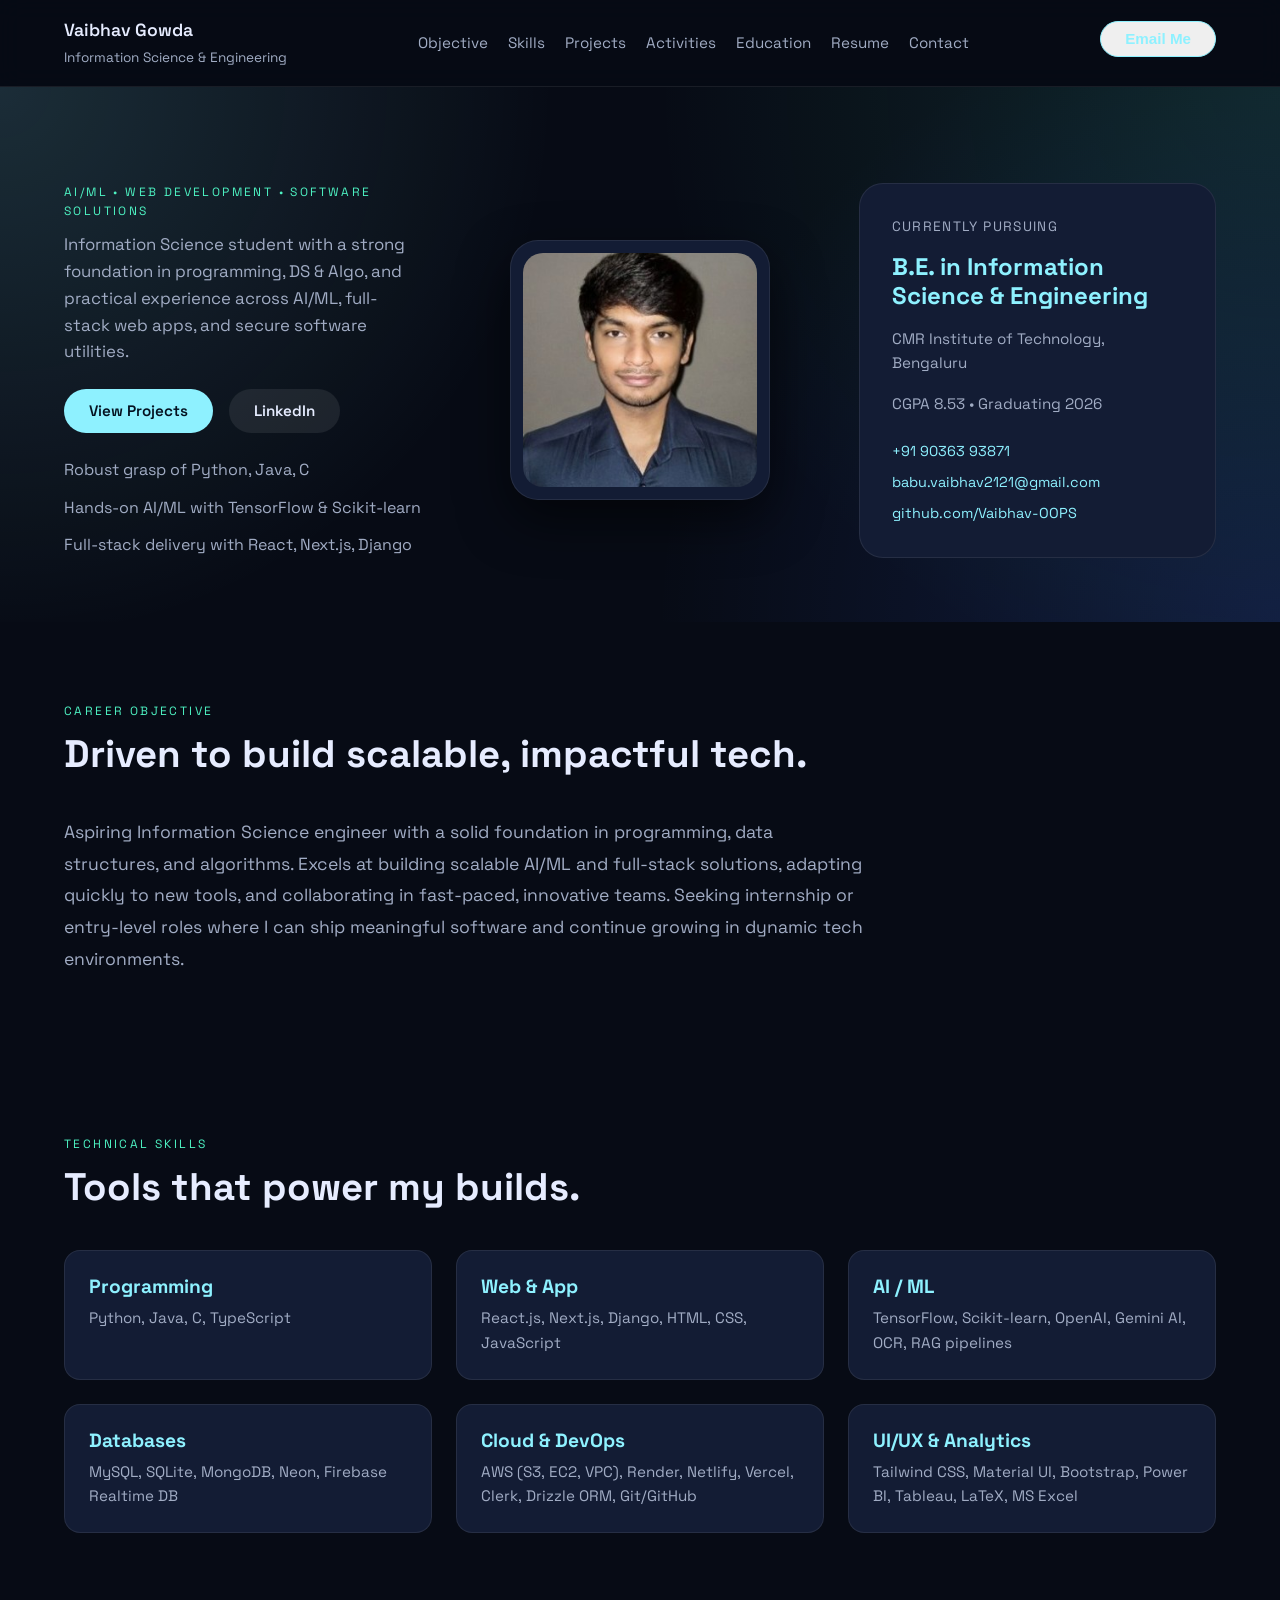
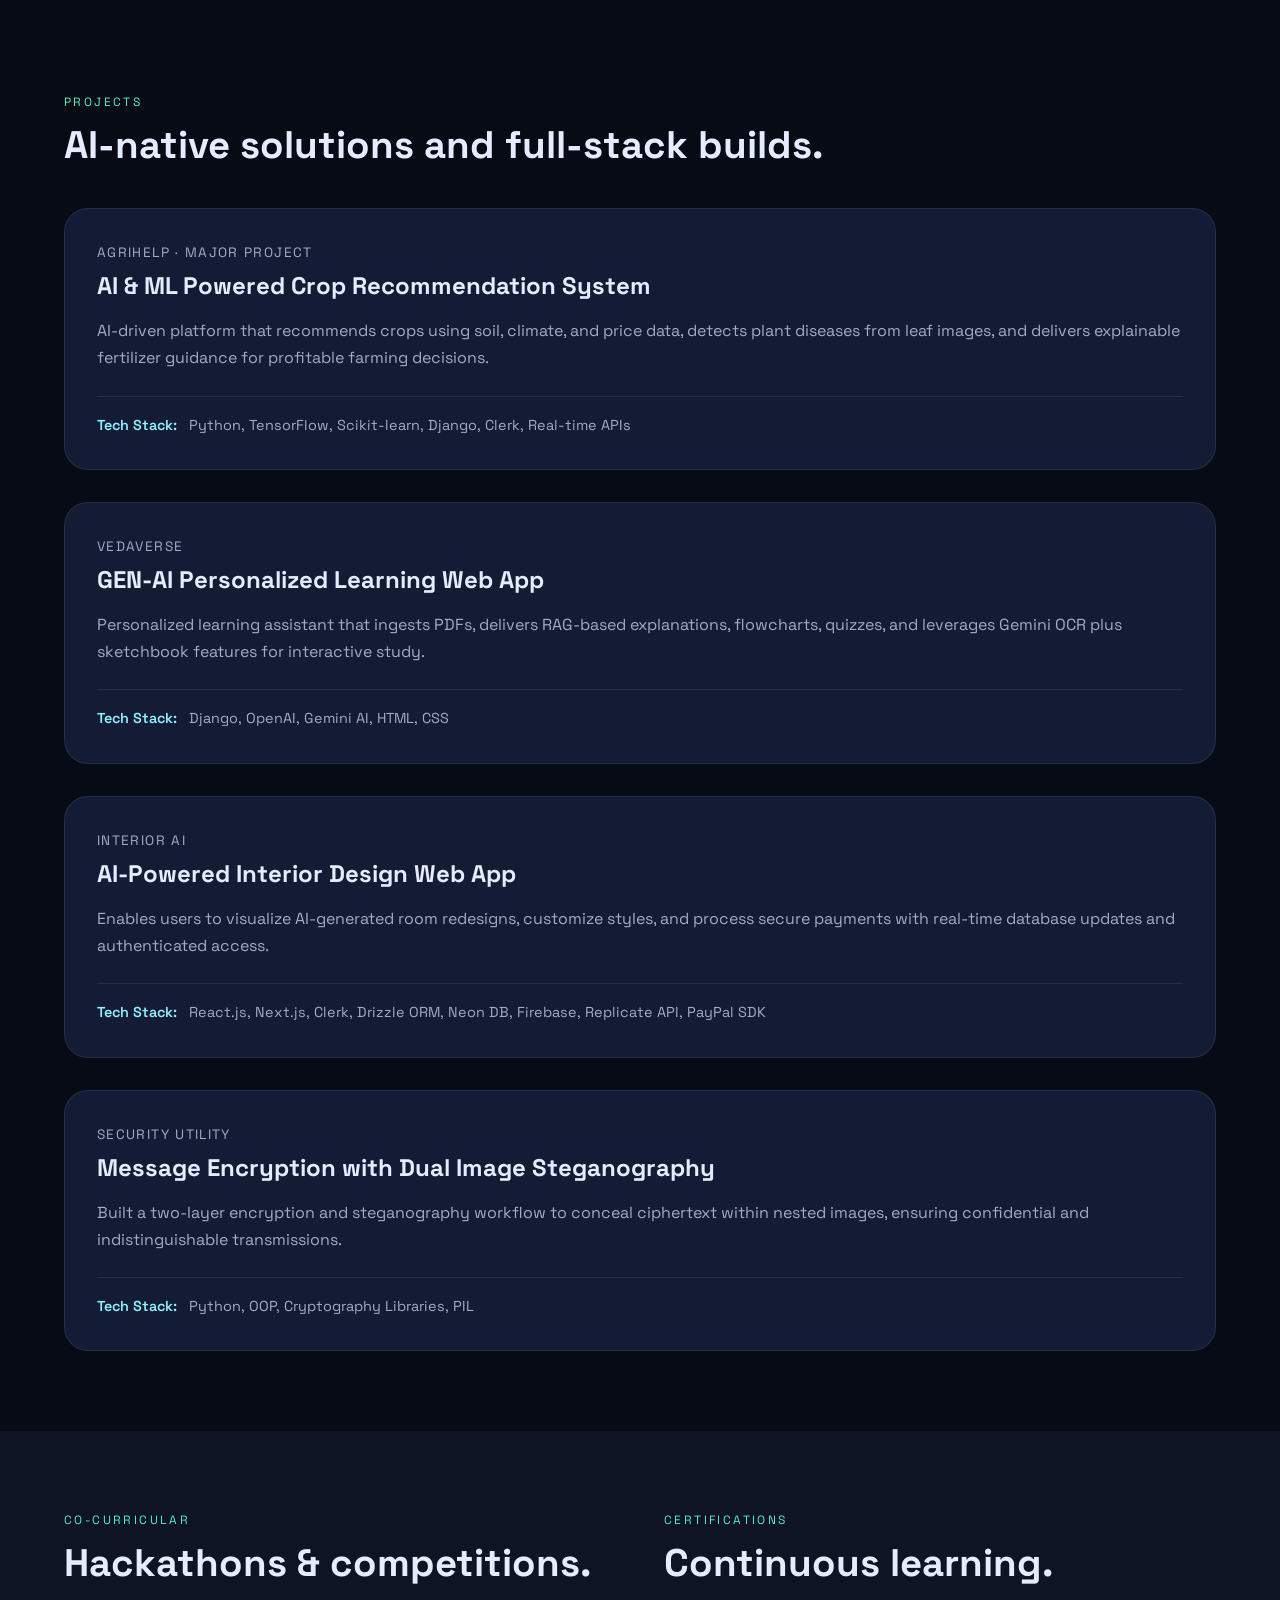
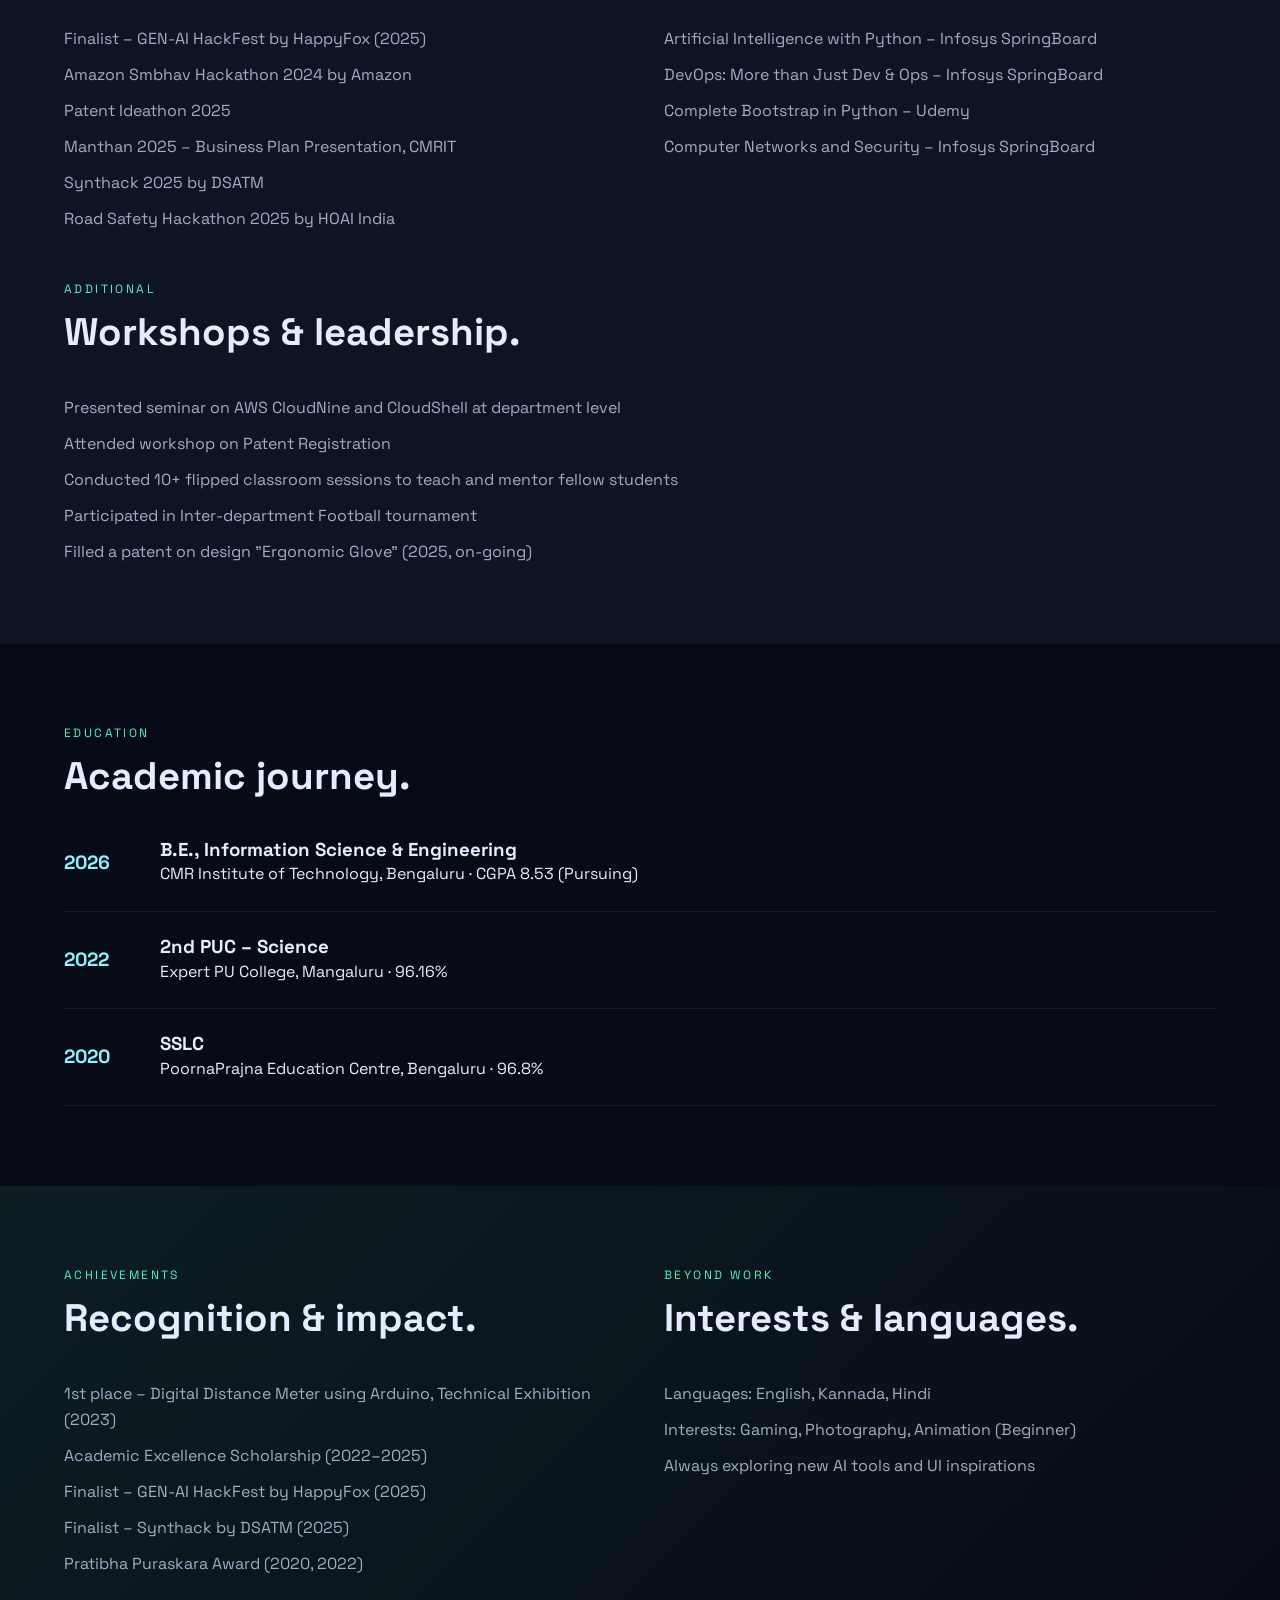
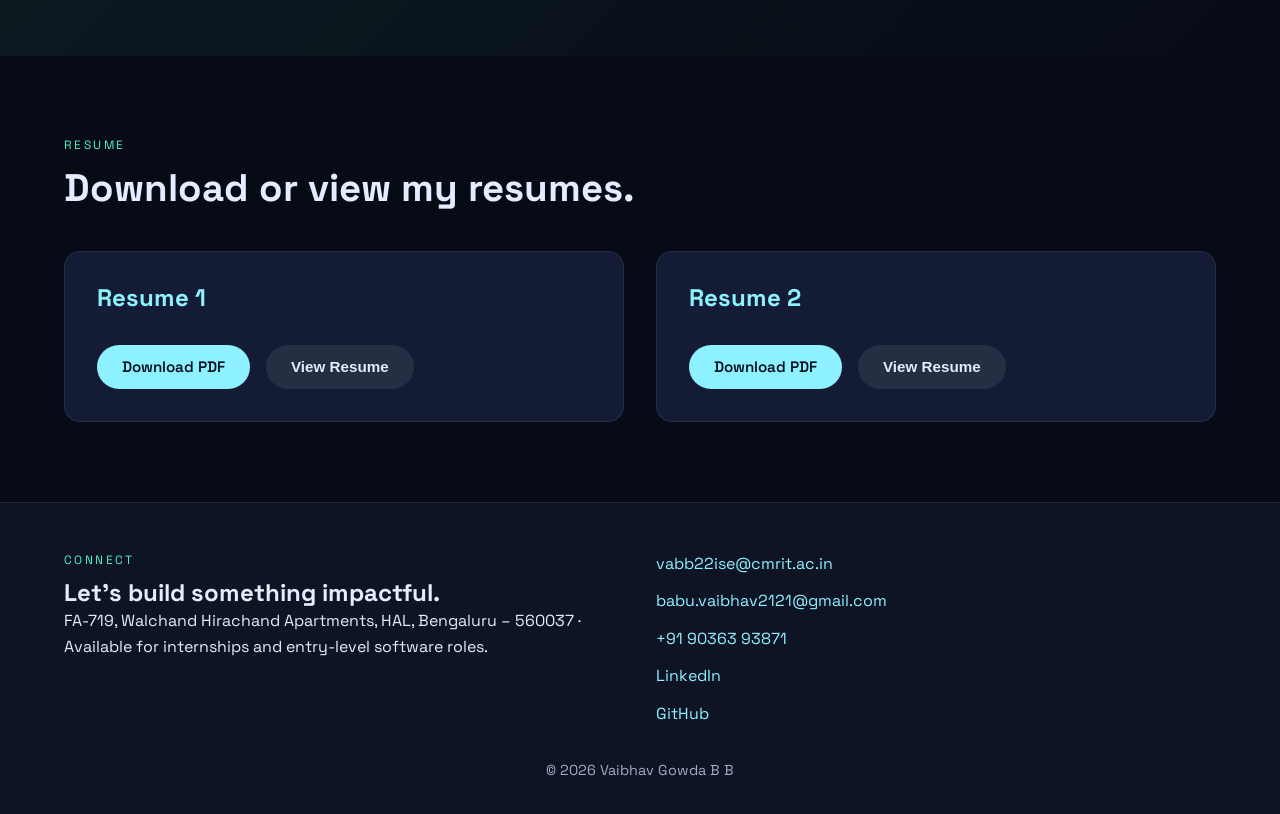
<file: index.html>
<!DOCTYPE html>
<html lang="en">
  <head>
    <meta charset="UTF-8" />
    <meta name="viewport" content="width=device-width, initial-scale=1.0" />
    <meta
      name="description"
      content="Portfolio of Vaibhav Gowda B B – Information Science & Engineering student specializing in AI/ML, web development, and software solutions."
    />
    <title>Vaibhav Gowda | Information Science & Engineering</title>
    <link rel="preconnect" href="https://fonts.googleapis.com" />
    <link rel="preconnect" href="https://fonts.gstatic.com" crossorigin />
    <link
      href="https://fonts.googleapis.com/css2?family=Space+Grotesk:wght@400;500;600;700&display=swap"
      rel="stylesheet"
    />
    <link rel="stylesheet" href="./styles.css" />
  </head>
  <body>
    <header class="site-header" id="home">
      <div class="container nav-container">
        <div class="brand">
          <p>Vaibhav Gowda</p>
          <span>Information Science & Engineering</span>
        </div>
        <nav class="nav" aria-label="Primary">
          <button class="nav-toggle" aria-expanded="false" aria-label="Toggle navigation">
            <span></span><span></span><span></span>
          </button>
          <ul class="nav-links">
            <li><a href="#objective">Objective</a></li>
            <li><a href="#skills">Skills</a></li>
            <li><a href="#projects">Projects</a></li>
            <li><a href="#activities">Activities</a></li>
            <li><a href="#education">Education</a></li>
            <li><a href="#resume">Resume</a></li>
            <li><a href="#contact">Contact</a></li>
          </ul>
        </nav>
        <div class="email-cta">
          <button class="btn btn-outline" id="emailBtn" data-email="vabb22ise@cmrit.ac.in">Email Me</button>
          <p id="emailReveal" class="email-reveal" aria-live="polite"></p>
        </div>
      </div>
    </header>

    <main>
      <section class="hero">
        <div class="container hero-grid">
          <div class="hero-copy">
            <p class="eyebrow">AI/ML • Web Development • Software Solutions</p>
            <p class="lead">
              Information Science student with a strong foundation in programming, DS & Algo,
              and practical experience across AI/ML, full-stack web apps, and secure software
              utilities.
            </p>
            <div class="hero-actions">
              <a class="btn btn-primary" href="#projects">View Projects</a>
              <a class="btn btn-secondary" href="https://www.linkedin.com/in/vaibhav-gowda-b-b-5542a130a" target="_blank" rel="noreferrer"
                >LinkedIn</a
              >
            </div>
            <ul class="hero-highlights">
              <li>Robust grasp of Python, Java, C</li>
              <li>Hands-on AI/ML with TensorFlow & Scikit-learn</li>
              <li>Full-stack delivery with React, Next.js, Django</li>
            </ul>
          </div>
          <div class="hero-photo">
            <img src="./assets/profile.jpg" alt="Vaibhav Gowda" loading="lazy" />
          </div>
          <aside class="info-card">
            <p class="info-label">Currently pursuing</p>
            <h2>B.E. in Information Science & Engineering</h2>
            <p class="info-detail">CMR Institute of Technology, Bengaluru</p>
            <p class="info-detail">CGPA 8.53 • Graduating 2026</p>
            <div class="contact-list">
              <a href="tel:+919036393871">+91 90363 93871</a>
              <a href="mailto:babu.vaibhav2121@gmail.com">babu.vaibhav2121@gmail.com</a>
              <a href="https://github.com/Vaibhav-OOPS" target="_blank" rel="noreferrer">github.com/Vaibhav-OOPS</a>
            </div>
          </aside>
        </div>
      </section>

      <section class="section" id="objective">
        <div class="container">
          <div class="section-header">
            <p class="eyebrow">Career Objective</p>
            <h2>Driven to build scalable, impactful tech.</h2>
          </div>
          <p class="section-text">
            Aspiring Information Science engineer with a solid foundation in programming, data
            structures, and algorithms. Excels at building scalable AI/ML and full-stack solutions,
            adapting quickly to new tools, and collaborating in fast-paced, innovative teams. Seeking
            internship or entry-level roles where I can ship meaningful software and continue growing
            in dynamic tech environments.
          </p>
        </div>
      </section>

      <section class="section" id="skills">
        <div class="container">
          <div class="section-header">
            <p class="eyebrow">Technical Skills</p>
            <h2>Tools that power my builds.</h2>
          </div>
          <div class="skill-grid">
            <article>
              <h3>Programming</h3>
              <p>Python, Java, C, TypeScript</p>
            </article>
            <article>
              <h3>Web & App</h3>
              <p>React.js, Next.js, Django, HTML, CSS, JavaScript</p>
            </article>
            <article>
              <h3>AI / ML</h3>
              <p>TensorFlow, Scikit-learn, OpenAI, Gemini AI, OCR, RAG pipelines</p>
            </article>
            <article>
              <h3>Databases</h3>
              <p>MySQL, SQLite, MongoDB, Neon, Firebase Realtime DB</p>
            </article>
            <article>
              <h3>Cloud & DevOps</h3>
              <p>AWS (S3, EC2, VPC), Render, Netlify, Vercel, Clerk, Drizzle ORM, Git/GitHub</p>
            </article>
            <article>
              <h3>UI/UX & Analytics</h3>
              <p>Tailwind CSS, Material UI, Bootstrap, Power BI, Tableau, LaTeX, MS Excel</p>
            </article>
          </div>
        </div>
      </section>

      <section class="section" id="projects">
        <div class="container">
          <div class="section-header">
            <p class="eyebrow">Projects</p>
            <h2>AI-native solutions and full-stack builds.</h2>
          </div>
          <div class="project-grid">
            <article class="project-card">
              <div>
                <p class="tag">AgriHelp · Major Project</p>
                <h3>AI & ML Powered Crop Recommendation System</h3>
                <p>
                  AI-driven platform that recommends crops using soil, climate, and price data,
                  detects plant diseases from leaf images, and delivers explainable fertilizer
                  guidance for profitable farming decisions.
                </p>
              </div>
              <p class="stack">
                <span>Tech Stack:</span> Python, TensorFlow, Scikit-learn, Django, Clerk, Real-time
                APIs
              </p>
            </article>
            <article class="project-card">
              <div>
                <p class="tag">VedaVerse</p>
                <h3>GEN-AI Personalized Learning Web App</h3>
                <p>
                  Personalized learning assistant that ingests PDFs, delivers RAG-based
                  explanations, flowcharts, quizzes, and leverages Gemini OCR plus sketchbook
                  features for interactive study.
                </p>
              </div>
              <p class="stack">
                <span>Tech Stack:</span> Django, OpenAI, Gemini AI, HTML, CSS
              </p>
            </article>
            <article class="project-card">
              <div>
                <p class="tag">Interior AI</p>
                <h3>AI-Powered Interior Design Web App</h3>
                <p>
                  Enables users to visualize AI-generated room redesigns, customize styles, and
                  process secure payments with real-time database updates and authenticated access.
                </p>
              </div>
              <p class="stack">
                <span>Tech Stack:</span> React.js, Next.js, Clerk, Drizzle ORM, Neon DB, Firebase,
                Replicate API, PayPal SDK
              </p>
            </article>
            <article class="project-card">
              <div>
                <p class="tag">Security Utility</p>
                <h3>Message Encryption with Dual Image Steganography</h3>
                <p>
                  Built a two-layer encryption and steganography workflow to conceal ciphertext
                  within nested images, ensuring confidential and indistinguishable transmissions.
                </p>
              </div>
              <p class="stack">
                <span>Tech Stack:</span> Python, OOP, Cryptography Libraries, PIL
              </p>
            </article>
          </div>
        </div>
      </section>

      <section class="section section-alt" id="activities">
        <div class="container split-layout">
          <div>
            <div class="section-header">
              <p class="eyebrow">Co-Curricular</p>
              <h2>Hackathons & competitions.</h2>
            </div>
            <ul class="item-list">
              <li>Finalist – GEN-AI HackFest by HappyFox (2025)</li>
              <li>Amazon Smbhav Hackathon 2024 by Amazon</li>
              <li>Patent Ideathon 2025</li>
              <li>Manthan 2025 – Business Plan Presentation, CMRIT</li>
              <li>Synthack 2025 by DSATM</li>
              <li>Road Safety Hackathon 2025 by HOAI India</li>
            </ul>
          </div>
          <div>
            <div class="section-header">
              <p class="eyebrow">Certifications</p>
              <h2>Continuous learning.</h2>
            </div>
            <ul class="item-list">
              <li>Artificial Intelligence with Python – Infosys SpringBoard</li>
              <li>DevOps: More than Just Dev & Ops – Infosys SpringBoard</li>
              <li>Complete Bootstrap in Python – Udemy</li>
              <li>Computer Networks and Security – Infosys SpringBoard</li>
            </ul>
          </div>
        </div>
        <div class="container" style="margin-top: 3rem;">
          <div class="section-header">
            <p class="eyebrow">Additional</p>
            <h2>Workshops & leadership.</h2>
          </div>
          <ul class="item-list">
            <li>Presented seminar on AWS CloudNine and CloudShell at department level</li>
            <li>Attended workshop on Patent Registration</li>
            <li>Conducted 10+ flipped classroom sessions to teach and mentor fellow students</li>
            <li>Participated in Inter-department Football tournament</li>
            <li>Filled a patent on design "Ergonomic Glove" (2025, on-going)</li>
          </ul>
        </div>
      </section>

      <section class="section" id="education">
        <div class="container">
          <div class="section-header">
            <p class="eyebrow">Education</p>
            <h2>Academic journey.</h2>
          </div>
          <div class="timeline">
            <article class="timeline-item">
              <span class="timeline-year">2026</span>
              <div>
                <h3>B.E., Information Science & Engineering</h3>
                <p>CMR Institute of Technology, Bengaluru · CGPA 8.53 (Pursuing)</p>
              </div>
            </article>
            <article class="timeline-item">
              <span class="timeline-year">2022</span>
              <div>
                <h3>2nd PUC – Science</h3>
                <p>Expert PU College, Mangaluru · 96.16%</p>
              </div>
            </article>
            <article class="timeline-item">
              <span class="timeline-year">2020</span>
              <div>
                <h3>SSLC</h3>
                <p>PoornaPrajna Education Centre, Bengaluru · 96.8%</p>
              </div>
            </article>
          </div>
        </div>
      </section>

      <section class="section achievements" id="achievements">
        <div class="container split-layout">
          <div>
            <div class="section-header">
              <p class="eyebrow">Achievements</p>
              <h2>Recognition & impact.</h2>
            </div>
            <ul class="item-list">
              <li>1st place – Digital Distance Meter using Arduino, Technical Exhibition (2023)</li>
              <li>Academic Excellence Scholarship (2022–2025)</li>
              <li>Finalist – GEN-AI HackFest by HappyFox (2025)</li>
              <li>Finalist – Synthack by DSATM (2025)</li>
              <li>Pratibha Puraskara Award (2020, 2022)</li>
            </ul>
          </div>
          <div>
            <div class="section-header">
              <p class="eyebrow">Beyond work</p>
              <h2>Interests & languages.</h2>
            </div>
            <ul class="item-list">
              <li>Languages: English, Kannada, Hindi</li>
              <li>Interests: Gaming, Photography, Animation (Beginner)</li>
              <li>Always exploring new AI tools and UI inspirations</li>
            </ul>
          </div>
        </div>
      </section>

      <section class="section" id="resume">
        <div class="container">
          <div class="section-header">
            <p class="eyebrow">Resume</p>
            <h2>Download or view my resumes.</h2>
          </div>
          <div class="resume-grid">
            <div class="resume-card">
              <h3>Resume 1</h3>
              <div class="resume-actions">
                <a href="./assets/resume1.pdf" download="Vaibhav_Gowda_Resume_1.pdf" class="btn btn-primary">
                  Download PDF
                </a>
                <button class="btn btn-secondary view-resume-btn" data-resume="resume1">
                  View Resume
                </button>
              </div>
              <div class="resume-viewer" id="resumeViewer1" style="display: none;">
                <iframe src="./assets/resume1.pdf" frameborder="0" class="resume-iframe"></iframe>
              </div>
            </div>
            <div class="resume-card">
              <h3>Resume 2</h3>
              <div class="resume-actions">
                <a href="./assets/resume2.pdf" download="Vaibhav_Gowda_Resume_2.pdf" class="btn btn-primary">
                  Download PDF
                </a>
                <button class="btn btn-secondary view-resume-btn" data-resume="resume2">
                  View Resume
                </button>
              </div>
              <div class="resume-viewer" id="resumeViewer2" style="display: none;">
                <iframe src="./assets/resume2.pdf" frameborder="0" class="resume-iframe"></iframe>
              </div>
            </div>
          </div>
        </div>
      </section>
    </main>

    <footer class="site-footer" id="contact">
      <div class="container footer-grid">
        <div>
          <p class="eyebrow">Connect</p>
          <h2>Let's build something impactful.</h2>
          <p>
            FA-719, Walchand Hirachand Apartments, HAL, Bengaluru – 560037 · Available for
            internships and entry-level software roles.
          </p>
        </div>
        <div class="footer-links">
          <a href="mailto:vabb22ise@cmrit.ac.in">vabb22ise@cmrit.ac.in</a>
          <a href="mailto:babu.vaibhav2121@gmail.com">babu.vaibhav2121@gmail.com</a>
          <a href="tel:+919036393871">+91 90363 93871</a>
          <a href="https://www.linkedin.com/in/vaibhav-gowda-b-b-5542a130a" target="_blank" rel="noreferrer"
            >LinkedIn</a
          >
          <a href="https://github.com/Vaibhav-OOPS" target="_blank" rel="noreferrer">GitHub</a>
        </div>
      </div>
      <p class="footer-note">© <span id="currentYear"></span> Vaibhav Gowda B B</p>
    </footer>

    <button class="scroll-top" aria-label="Scroll to top">
      ↑
    </button>

    <script src="./script.js" defer></script>
  </body>
</html>
</file>
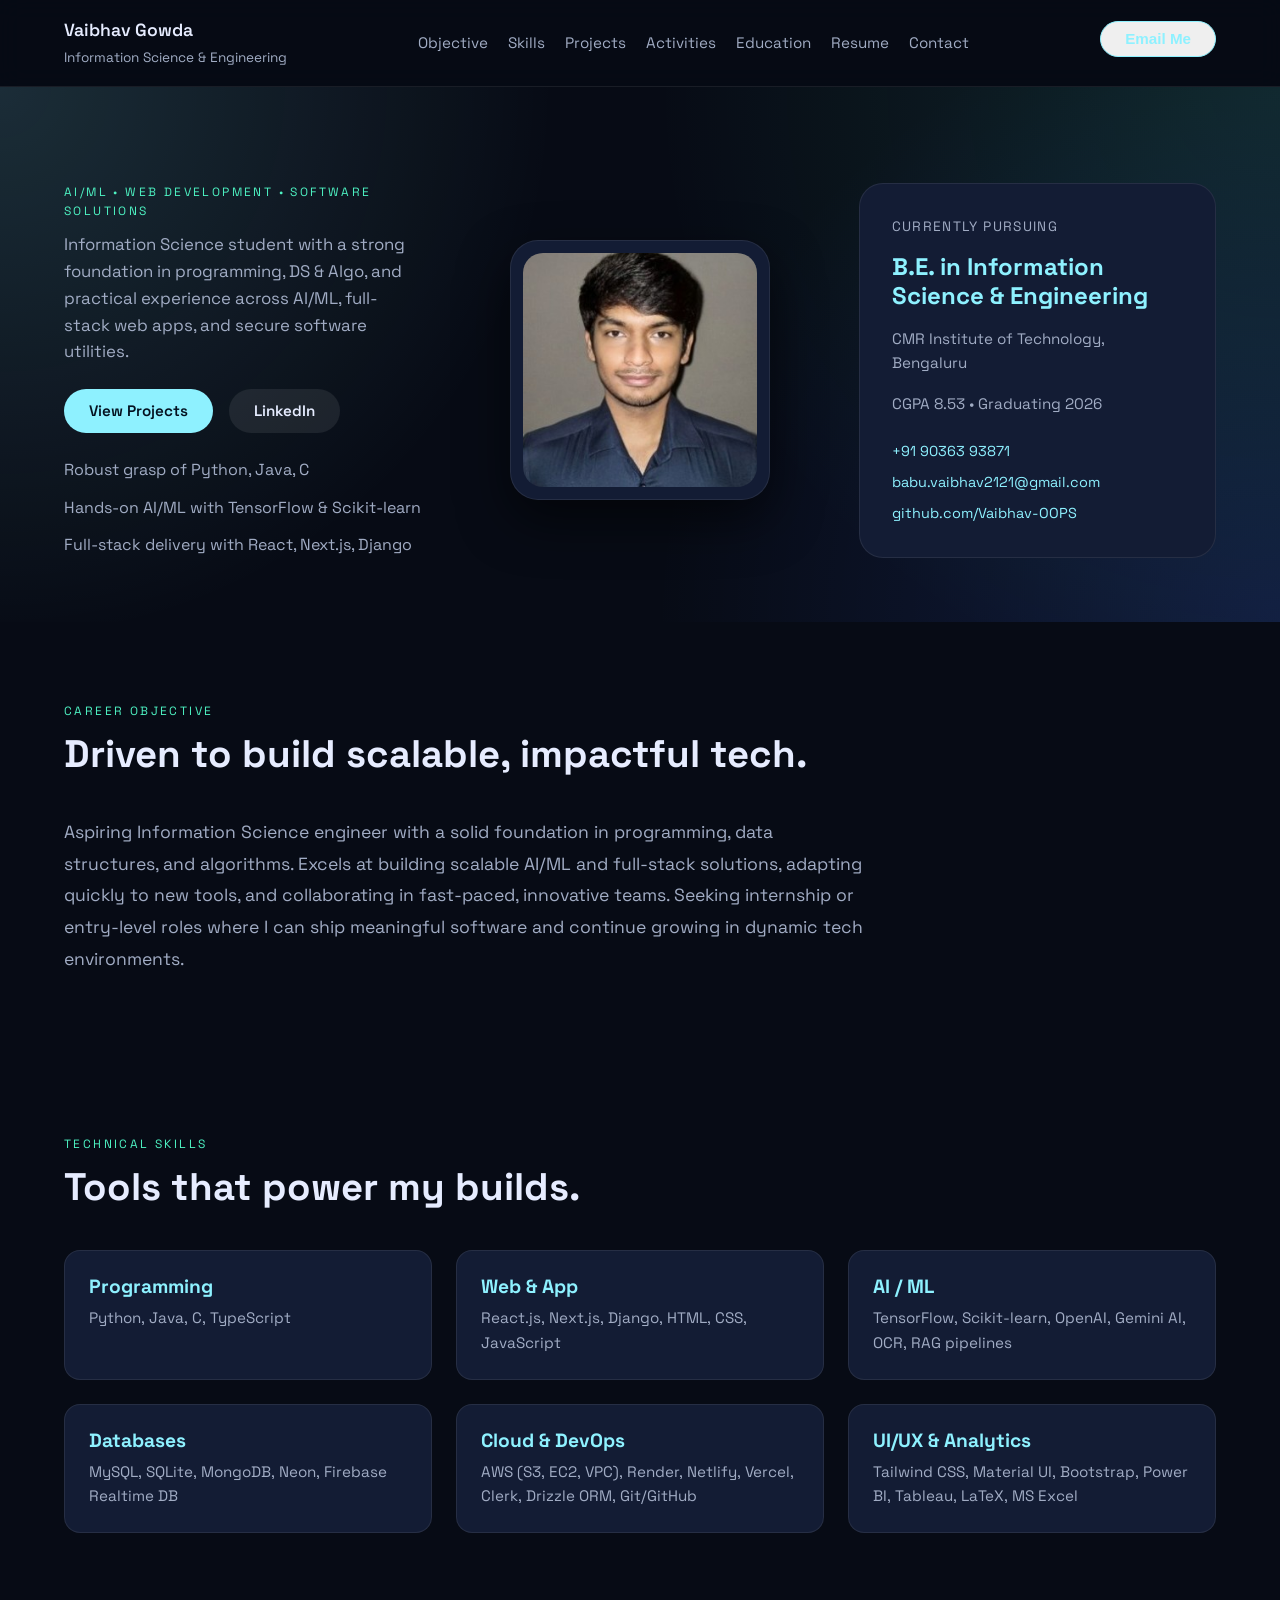
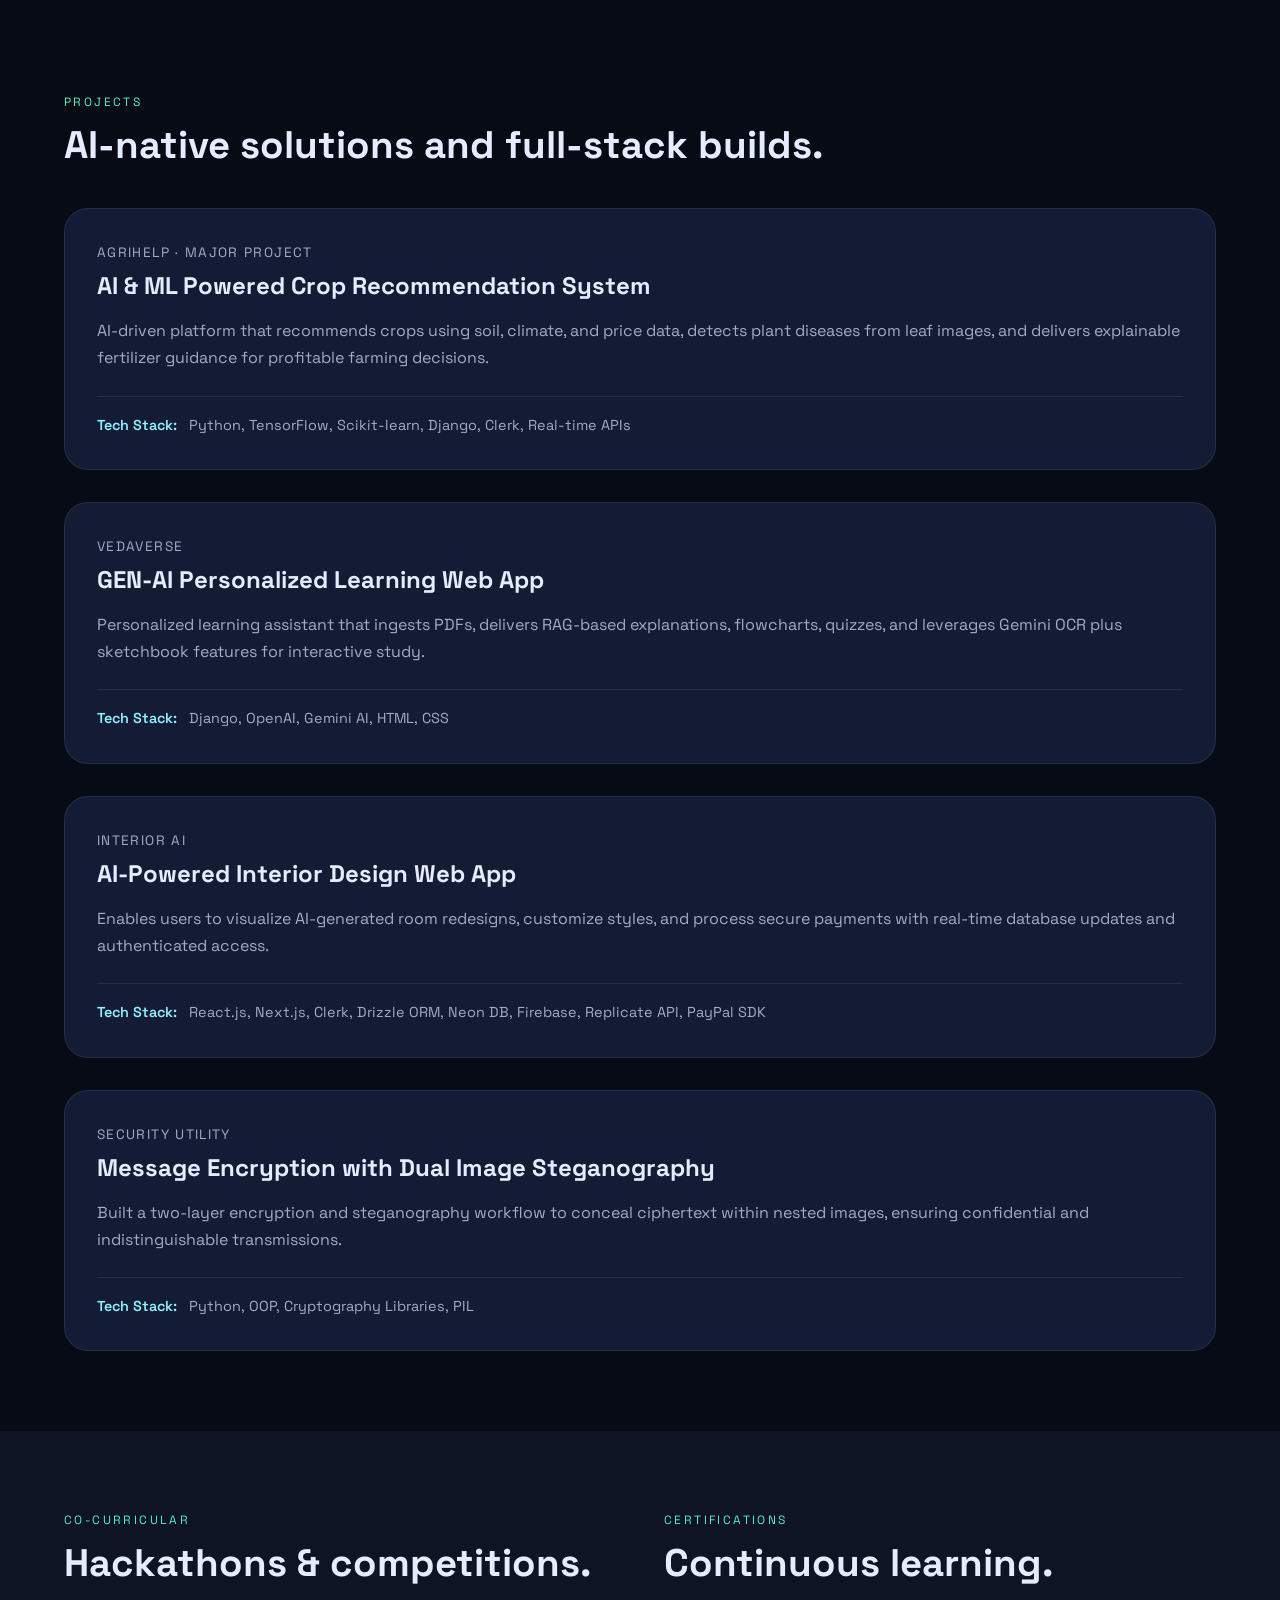
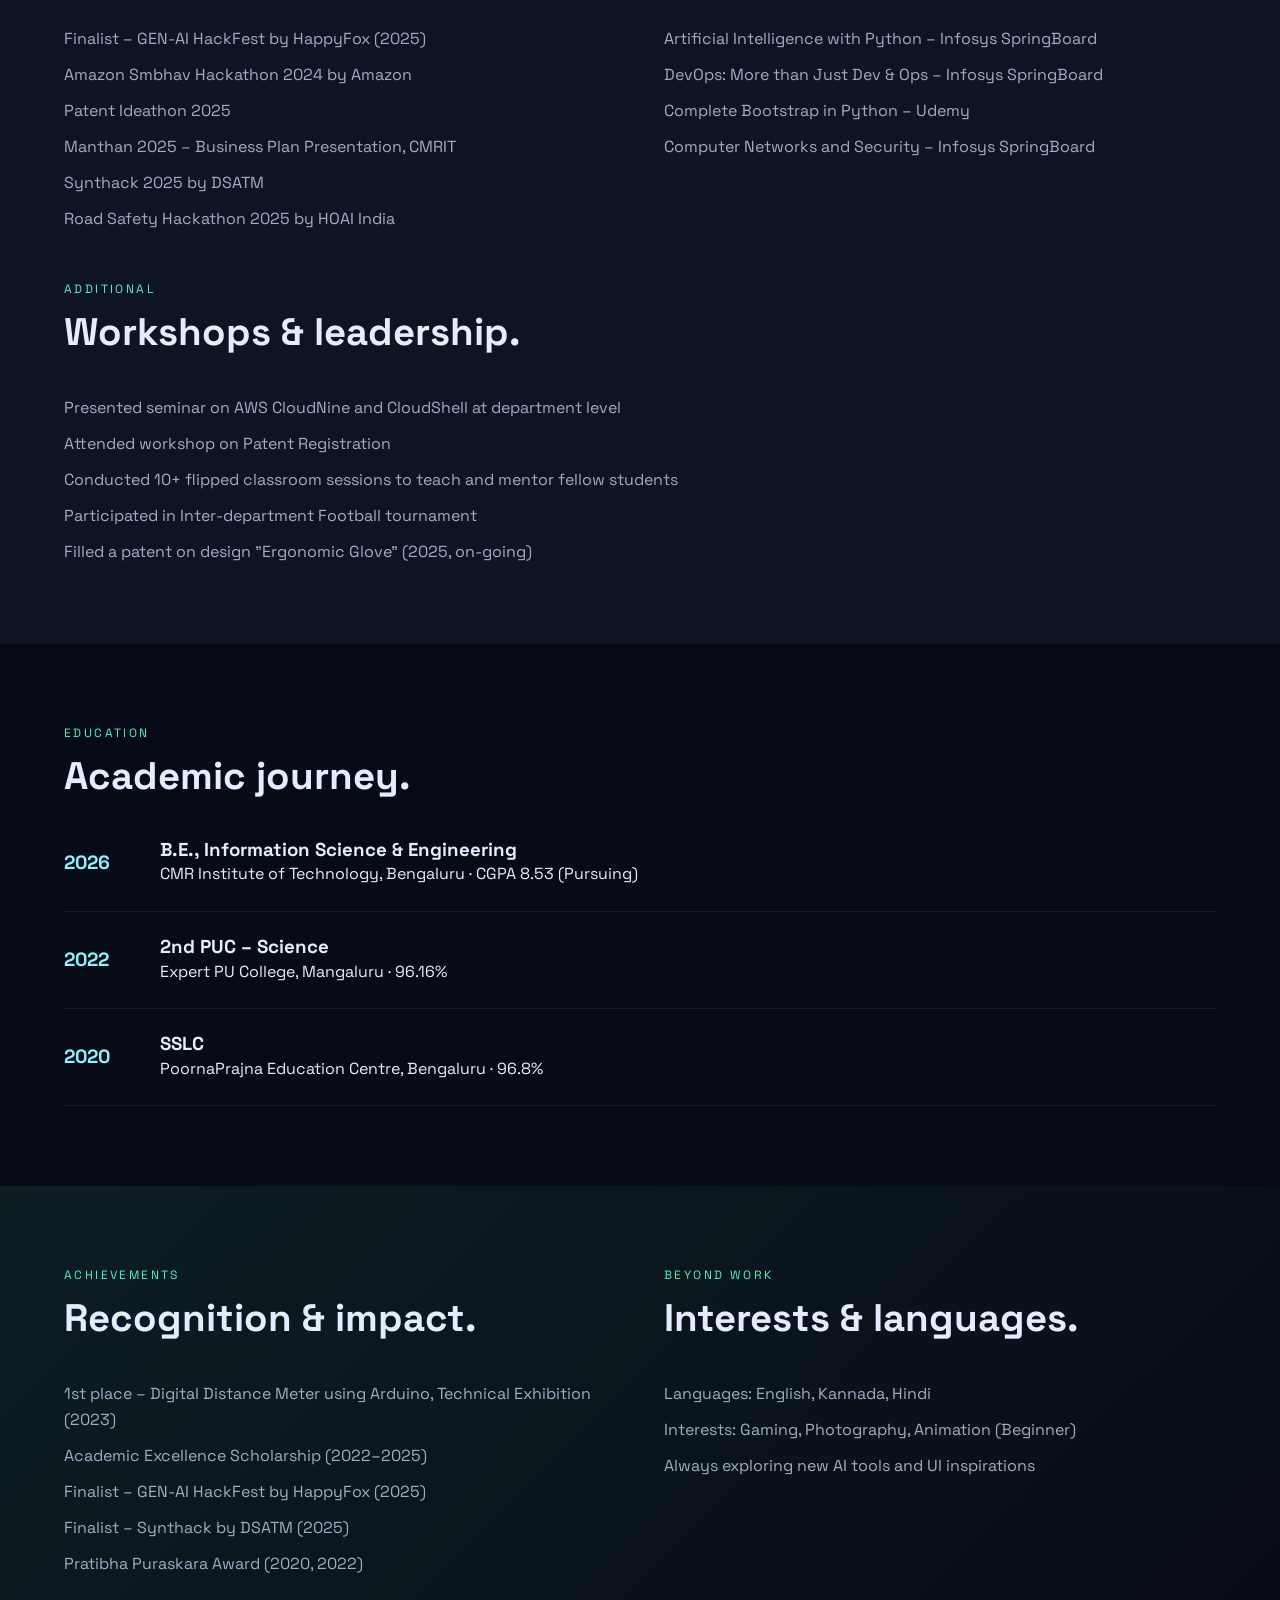
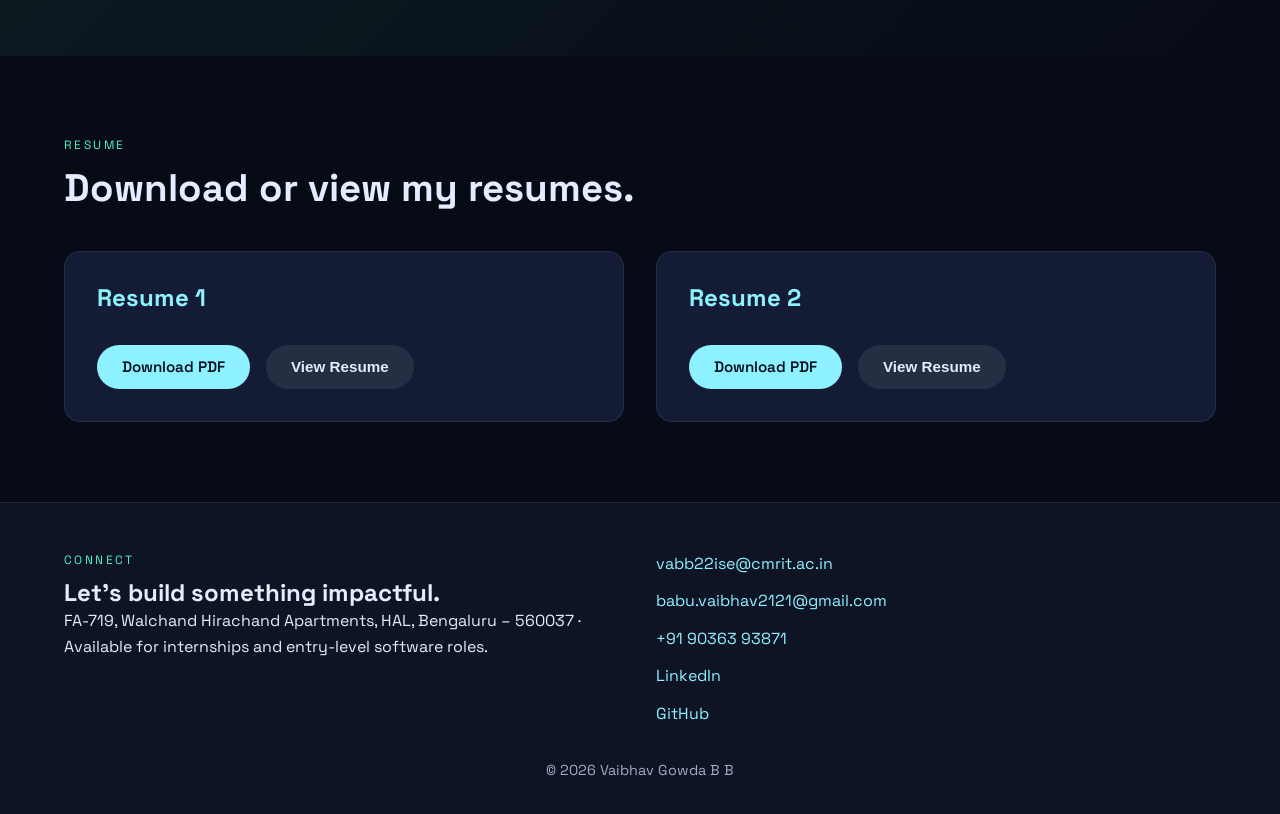
<file: vaibhav-portfolio/index.html>
<!DOCTYPE html>
<html lang="en">
  <head>
    <meta charset="UTF-8" />
    <meta name="viewport" content="width=device-width, initial-scale=1.0" />
    <meta
      name="description"
      content="Portfolio of Vaibhav Gowda B B – Information Science & Engineering student specializing in AI/ML, web development, and software solutions."
    />
    <title>Vaibhav Gowda | Information Science & Engineering</title>
    <link rel="preconnect" href="https://fonts.googleapis.com" />
    <link rel="preconnect" href="https://fonts.gstatic.com" crossorigin />
    <link
      href="https://fonts.googleapis.com/css2?family=Space+Grotesk:wght@400;500;600;700&display=swap"
      rel="stylesheet"
    />
    <link rel="stylesheet" href="./styles.css" />
  </head>
  <body>
    <header class="site-header" id="home">
      <div class="container nav-container">
        <div class="brand">
          <p>Vaibhav Gowda</p>
          <span>Information Science & Engineering</span>
        </div>
        <nav class="nav" aria-label="Primary">
          <button class="nav-toggle" aria-expanded="false" aria-label="Toggle navigation">
            <span></span><span></span><span></span>
          </button>
          <ul class="nav-links">
            <li><a href="#objective">Objective</a></li>
            <li><a href="#skills">Skills</a></li>
            <li><a href="#projects">Projects</a></li>
            <li><a href="#activities">Activities</a></li>
            <li><a href="#education">Education</a></li>
            <li><a href="#resume">Resume</a></li>
            <li><a href="#contact">Contact</a></li>
          </ul>
        </nav>
        <div class="email-cta">
          <button class="btn btn-outline" id="emailBtn" data-email="vabb22ise@cmrit.ac.in">Email Me</button>
          <p id="emailReveal" class="email-reveal" aria-live="polite"></p>
        </div>
      </div>
    </header>

    <main>
      <section class="hero">
        <div class="container hero-grid">
          <div class="hero-copy">
            <p class="eyebrow">AI/ML • Web Development • Software Solutions</p>
            <p class="lead">
              Information Science student with a strong foundation in programming, DS & Algo,
              and practical experience across AI/ML, full-stack web apps, and secure software
              utilities.
            </p>
            <div class="hero-actions">
              <a class="btn btn-primary" href="#projects">View Projects</a>
              <a class="btn btn-secondary" href="https://www.linkedin.com/in/vaibhav-gowda-b-b-5542a130a" target="_blank" rel="noreferrer"
                >LinkedIn</a
              >
            </div>
            <ul class="hero-highlights">
              <li>Robust grasp of Python, Java, C</li>
              <li>Hands-on AI/ML with TensorFlow & Scikit-learn</li>
              <li>Full-stack delivery with React, Next.js, Django</li>
            </ul>
          </div>
          <div class="hero-photo">
            <img src="./assets/profile.jpg" alt="Vaibhav Gowda" loading="lazy" />
          </div>
          <aside class="info-card">
            <p class="info-label">Currently pursuing</p>
            <h2>B.E. in Information Science & Engineering</h2>
            <p class="info-detail">CMR Institute of Technology, Bengaluru</p>
            <p class="info-detail">CGPA 8.53 • Graduating 2026</p>
            <div class="contact-list">
              <a href="tel:+919036393871">+91 90363 93871</a>
              <a href="mailto:babu.vaibhav2121@gmail.com">babu.vaibhav2121@gmail.com</a>
              <a href="https://github.com/Vaibhav-OOPS" target="_blank" rel="noreferrer">github.com/Vaibhav-OOPS</a>
            </div>
          </aside>
        </div>
      </section>

      <section class="section" id="objective">
        <div class="container">
          <div class="section-header">
            <p class="eyebrow">Career Objective</p>
            <h2>Driven to build scalable, impactful tech.</h2>
          </div>
          <p class="section-text">
            Aspiring Information Science engineer with a solid foundation in programming, data
            structures, and algorithms. Excels at building scalable AI/ML and full-stack solutions,
            adapting quickly to new tools, and collaborating in fast-paced, innovative teams. Seeking
            internship or entry-level roles where I can ship meaningful software and continue growing
            in dynamic tech environments.
          </p>
        </div>
      </section>

      <section class="section" id="skills">
        <div class="container">
          <div class="section-header">
            <p class="eyebrow">Technical Skills</p>
            <h2>Tools that power my builds.</h2>
          </div>
          <div class="skill-grid">
            <article>
              <h3>Programming</h3>
              <p>Python, Java, C, TypeScript</p>
            </article>
            <article>
              <h3>Web & App</h3>
              <p>React.js, Next.js, Django, HTML, CSS, JavaScript</p>
            </article>
            <article>
              <h3>AI / ML</h3>
              <p>TensorFlow, Scikit-learn, OpenAI, Gemini AI, OCR, RAG pipelines</p>
            </article>
            <article>
              <h3>Databases</h3>
              <p>MySQL, SQLite, MongoDB, Neon, Firebase Realtime DB</p>
            </article>
            <article>
              <h3>Cloud & DevOps</h3>
              <p>AWS (S3, EC2, VPC), Render, Netlify, Vercel, Clerk, Drizzle ORM, Git/GitHub</p>
            </article>
            <article>
              <h3>UI/UX & Analytics</h3>
              <p>Tailwind CSS, Material UI, Bootstrap, Power BI, Tableau, LaTeX, MS Excel</p>
            </article>
          </div>
        </div>
      </section>

      <section class="section" id="projects">
        <div class="container">
          <div class="section-header">
            <p class="eyebrow">Projects</p>
            <h2>AI-native solutions and full-stack builds.</h2>
          </div>
          <div class="project-grid">
            <article class="project-card">
              <div>
                <p class="tag">AgriHelp · Major Project</p>
                <h3>AI & ML Powered Crop Recommendation System</h3>
                <p>
                  AI-driven platform that recommends crops using soil, climate, and price data,
                  detects plant diseases from leaf images, and delivers explainable fertilizer
                  guidance for profitable farming decisions.
                </p>
              </div>
              <p class="stack">
                <span>Tech Stack:</span> Python, TensorFlow, Scikit-learn, Django, Clerk, Real-time
                APIs
              </p>
            </article>
            <article class="project-card">
              <div>
                <p class="tag">VedaVerse</p>
                <h3>GEN-AI Personalized Learning Web App</h3>
                <p>
                  Personalized learning assistant that ingests PDFs, delivers RAG-based
                  explanations, flowcharts, quizzes, and leverages Gemini OCR plus sketchbook
                  features for interactive study.
                </p>
              </div>
              <p class="stack">
                <span>Tech Stack:</span> Django, OpenAI, Gemini AI, HTML, CSS
              </p>
            </article>
            <article class="project-card">
              <div>
                <p class="tag">Interior AI</p>
                <h3>AI-Powered Interior Design Web App</h3>
                <p>
                  Enables users to visualize AI-generated room redesigns, customize styles, and
                  process secure payments with real-time database updates and authenticated access.
                </p>
              </div>
              <p class="stack">
                <span>Tech Stack:</span> React.js, Next.js, Clerk, Drizzle ORM, Neon DB, Firebase,
                Replicate API, PayPal SDK
              </p>
            </article>
            <article class="project-card">
              <div>
                <p class="tag">Security Utility</p>
                <h3>Message Encryption with Dual Image Steganography</h3>
                <p>
                  Built a two-layer encryption and steganography workflow to conceal ciphertext
                  within nested images, ensuring confidential and indistinguishable transmissions.
                </p>
              </div>
              <p class="stack">
                <span>Tech Stack:</span> Python, OOP, Cryptography Libraries, PIL
              </p>
            </article>
          </div>
        </div>
      </section>

      <section class="section section-alt" id="activities">
        <div class="container split-layout">
          <div>
            <div class="section-header">
              <p class="eyebrow">Co-Curricular</p>
              <h2>Hackathons & competitions.</h2>
            </div>
            <ul class="item-list">
              <li>Finalist – GEN-AI HackFest by HappyFox (2025)</li>
              <li>Amazon Smbhav Hackathon 2024 by Amazon</li>
              <li>Patent Ideathon 2025</li>
              <li>Manthan 2025 – Business Plan Presentation, CMRIT</li>
              <li>Synthack 2025 by DSATM</li>
              <li>Road Safety Hackathon 2025 by HOAI India</li>
            </ul>
          </div>
          <div>
            <div class="section-header">
              <p class="eyebrow">Certifications</p>
              <h2>Continuous learning.</h2>
            </div>
            <ul class="item-list">
              <li>Artificial Intelligence with Python – Infosys SpringBoard</li>
              <li>DevOps: More than Just Dev & Ops – Infosys SpringBoard</li>
              <li>Complete Bootstrap in Python – Udemy</li>
              <li>Computer Networks and Security – Infosys SpringBoard</li>
            </ul>
          </div>
        </div>
        <div class="container" style="margin-top: 3rem;">
          <div class="section-header">
            <p class="eyebrow">Additional</p>
            <h2>Workshops & leadership.</h2>
          </div>
          <ul class="item-list">
            <li>Presented seminar on AWS CloudNine and CloudShell at department level</li>
            <li>Attended workshop on Patent Registration</li>
            <li>Conducted 10+ flipped classroom sessions to teach and mentor fellow students</li>
            <li>Participated in Inter-department Football tournament</li>
            <li>Filled a patent on design "Ergonomic Glove" (2025, on-going)</li>
          </ul>
        </div>
      </section>

      <section class="section" id="education">
        <div class="container">
          <div class="section-header">
            <p class="eyebrow">Education</p>
            <h2>Academic journey.</h2>
          </div>
          <div class="timeline">
            <article class="timeline-item">
              <span class="timeline-year">2026</span>
              <div>
                <h3>B.E., Information Science & Engineering</h3>
                <p>CMR Institute of Technology, Bengaluru · CGPA 8.53 (Pursuing)</p>
              </div>
            </article>
            <article class="timeline-item">
              <span class="timeline-year">2022</span>
              <div>
                <h3>2nd PUC – Science</h3>
                <p>Expert PU College, Mangaluru · 96.16%</p>
              </div>
            </article>
            <article class="timeline-item">
              <span class="timeline-year">2020</span>
              <div>
                <h3>SSLC</h3>
                <p>PoornaPrajna Education Centre, Bengaluru · 96.8%</p>
              </div>
            </article>
          </div>
        </div>
      </section>

      <section class="section achievements" id="achievements">
        <div class="container split-layout">
          <div>
            <div class="section-header">
              <p class="eyebrow">Achievements</p>
              <h2>Recognition & impact.</h2>
            </div>
            <ul class="item-list">
              <li>1st place – Digital Distance Meter using Arduino, Technical Exhibition (2023)</li>
              <li>Academic Excellence Scholarship (2022–2025)</li>
              <li>Finalist – GEN-AI HackFest by HappyFox (2025)</li>
              <li>Finalist – Synthack by DSATM (2025)</li>
              <li>Pratibha Puraskara Award (2020, 2022)</li>
            </ul>
          </div>
          <div>
            <div class="section-header">
              <p class="eyebrow">Beyond work</p>
              <h2>Interests & languages.</h2>
            </div>
            <ul class="item-list">
              <li>Languages: English, Kannada, Hindi</li>
              <li>Interests: Gaming, Photography, Animation (Beginner)</li>
              <li>Always exploring new AI tools and UI inspirations</li>
            </ul>
          </div>
        </div>
      </section>

      <section class="section" id="resume">
        <div class="container">
          <div class="section-header">
            <p class="eyebrow">Resume</p>
            <h2>Download or view my resumes.</h2>
          </div>
          <div class="resume-grid">
            <div class="resume-card">
              <h3>Resume 1</h3>
              <div class="resume-actions">
                <a href="./assets/resume1.pdf" download="Vaibhav_Gowda_Resume_1.pdf" class="btn btn-primary">
                  Download PDF
                </a>
                <button class="btn btn-secondary view-resume-btn" data-resume="resume1">
                  View Resume
                </button>
              </div>
              <div class="resume-viewer" id="resumeViewer1" style="display: none;">
                <iframe src="./assets/resume1.pdf" frameborder="0" class="resume-iframe"></iframe>
              </div>
            </div>
            <div class="resume-card">
              <h3>Resume 2</h3>
              <div class="resume-actions">
                <a href="./assets/resume2.pdf" download="Vaibhav_Gowda_Resume_2.pdf" class="btn btn-primary">
                  Download PDF
                </a>
                <button class="btn btn-secondary view-resume-btn" data-resume="resume2">
                  View Resume
                </button>
              </div>
              <div class="resume-viewer" id="resumeViewer2" style="display: none;">
                <iframe src="./assets/resume2.pdf" frameborder="0" class="resume-iframe"></iframe>
              </div>
            </div>
          </div>
        </div>
      </section>
    </main>

    <footer class="site-footer" id="contact">
      <div class="container footer-grid">
        <div>
          <p class="eyebrow">Connect</p>
          <h2>Let's build something impactful.</h2>
          <p>
            FA-719, Walchand Hirachand Apartments, HAL, Bengaluru – 560037 · Available for
            internships and entry-level software roles.
          </p>
        </div>
        <div class="footer-links">
          <a href="mailto:vabb22ise@cmrit.ac.in">vabb22ise@cmrit.ac.in</a>
          <a href="mailto:babu.vaibhav2121@gmail.com">babu.vaibhav2121@gmail.com</a>
          <a href="tel:+919036393871">+91 90363 93871</a>
          <a href="https://www.linkedin.com/in/vaibhav-gowda-b-b-5542a130a" target="_blank" rel="noreferrer"
            >LinkedIn</a
          >
          <a href="https://github.com/Vaibhav-OOPS" target="_blank" rel="noreferrer">GitHub</a>
        </div>
      </div>
      <p class="footer-note">© <span id="currentYear"></span> Vaibhav Gowda B B</p>
    </footer>

    <button class="scroll-top" aria-label="Scroll to top">
      ↑
    </button>

    <script src="./script.js" defer></script>
  </body>
</html>
</file>
<file: styles.css>
:root {
  color-scheme: light dark;
  --bg: #070b15;
  --bg-alt: #0f1425;
  --surface: #11182c;
  --card: #131c34;
  --accent: #8ef1ff;
  --accent-strong: #4ef3c3;
  --text: #e6ecff;
  --text-muted: #a1acc4;
  --border: rgba(255, 255, 255, 0.08);
  --font: "Space Grotesk", "Segoe UI", system-ui, -apple-system, sans-serif;
  --container-width: 1200px;
  --gradient: radial-gradient(circle at top left, rgba(142, 241, 255, 0.15), transparent 40%),
    radial-gradient(circle at top right, rgba(78, 243, 195, 0.12), transparent 45%),
    radial-gradient(circle at bottom right, rgba(62, 108, 255, 0.18), transparent 45%);
}

*,
*::before,
*::after {
  box-sizing: border-box;
  margin: 0;
  padding: 0;
}

body {
  font-family: var(--font);
  background-color: var(--bg);
  color: var(--text);
  line-height: 1.6;
  -webkit-font-smoothing: antialiased;
}

img {
  max-width: 100%;
  display: block;
}

a {
  color: inherit;
  text-decoration: none;
}

ul {
  list-style: none;
}

.container {
  width: min(100%, var(--container-width));
  margin: auto;
  padding: 0 1.5rem;
}

.site-header {
  position: sticky;
  top: 0;
  z-index: 10;
  backdrop-filter: blur(12px);
  background: rgba(7, 11, 21, 0.85);
  border-bottom: 1px solid var(--border);
}

.site-header.header-shadow {
  box-shadow: 0 6px 18px rgba(0, 0, 0, 0.4);
}

.nav-container {
  display: flex;
  align-items: center;
  justify-content: space-between;
  padding: 1rem 1.5rem;
  gap: 1rem;
}

.brand p {
  font-size: 1.1rem;
  font-weight: 600;
}

.brand span {
  font-size: 0.85rem;
  color: var(--text-muted);
}

.nav-links {
  display: flex;
  gap: 1.25rem;
  font-size: 0.95rem;
}

.nav-links a {
  color: var(--text-muted);
  transition: color 0.2s;
}

.nav-links a:hover,
.nav-links a:focus-visible {
  color: var(--accent);
}

.nav-toggle {
  display: none;
  flex-direction: column;
  gap: 0.3rem;
  background: transparent;
  border: none;
  cursor: pointer;
}

.nav-toggle span {
  width: 22px;
  height: 2px;
  background: var(--text);
}

.email-cta {
  display: flex;
  flex-direction: column;
  align-items: flex-end;
  gap: 0.5rem;
}

.email-reveal {
  font-size: 0.85rem;
  color: var(--accent);
  opacity: 0;
  transform: translateY(-5px);
  transition: opacity 0.3s, transform 0.3s;
}

.email-reveal.visible {
  opacity: 1;
  transform: translateY(0);
}

.btn {
  display: inline-flex;
  align-items: center;
  justify-content: center;
  border-radius: 999px;
  padding: 0.55rem 1.5rem;
  font-weight: 600;
  border: 1px solid transparent;
  cursor: pointer;
  transition: transform 0.2s, background 0.2s, color 0.2s;
  font-size: 0.95rem;
}

.btn:hover {
  transform: translateY(-2px);
}

.btn-outline {
  border-color: var(--accent);
  color: var(--accent);
}

.btn-primary {
  background: var(--accent);
  color: #041120;
}

.btn-secondary {
  border-color: transparent;
  background: rgba(255, 255, 255, 0.08);
  color: var(--text);
}

.hero {
  padding: 6rem 0 4rem;
  background-image: var(--gradient);
  background-size: cover;
}

.hero-grid {
  display: grid;
  grid-template-columns: repeat(auto-fit, minmax(260px, 1fr));
  gap: 2.5rem;
  align-items: center;
}

.eyebrow {
  text-transform: uppercase;
  letter-spacing: 0.2em;
  font-size: 0.75rem;
  color: var(--accent-strong);
  margin-bottom: 0.6rem;
}

h1,
h2,
h3 {
  line-height: 1.2;
}

h1 {
  font-size: clamp(2rem, 4vw, 3.25rem);
  margin-bottom: 1rem;
}

.lead {
  color: var(--text-muted);
  font-size: 1.05rem;
  margin-bottom: 1.5rem;
}

.hero-actions {
  display: flex;
  flex-wrap: wrap;
  gap: 1rem;
  margin-bottom: 1.5rem;
}

.hero-highlights {
  display: grid;
  gap: 0.75rem;
  color: var(--text-muted);
}

.hero-photo {
  justify-self: center;
  width: min(260px, 90%);
  border-radius: 1.75rem;
  border: 1px solid var(--border);
  padding: 0.75rem;
  background: var(--card);
  box-shadow: 0 20px 50px rgba(0, 0, 0, 0.55);
}

.hero-photo img {
  width: 100%;
  border-radius: 1.25rem;
  aspect-ratio: 1;
  object-fit: cover;
}

.info-card {
  background: var(--card);
  border: 1px solid var(--border);
  border-radius: 1.5rem;
  padding: 2rem;
  display: grid;
  gap: 1rem;
}

.info-label {
  font-size: 0.85rem;
  color: var(--text-muted);
  text-transform: uppercase;
  letter-spacing: 0.1em;
}

.info-card h2 {
  font-size: 1.5rem;
  color: var(--accent);
}

.info-detail {
  color: var(--text-muted);
  font-size: 0.95rem;
}

.contact-list {
  display: grid;
  gap: 0.5rem;
  margin-top: 0.5rem;
}

.contact-list a {
  color: var(--accent);
  font-size: 0.9rem;
  transition: opacity 0.2s;
}

.contact-list a:hover {
  opacity: 0.8;
}

.section {
  padding: 5rem 0;
}

.section-alt {
  background: var(--bg-alt);
}

.section-header {
  margin-bottom: 2.5rem;
}

.section-header h2 {
  font-size: clamp(1.75rem, 3vw, 2.5rem);
  margin-top: 0.5rem;
}

.section-text {
  font-size: 1.1rem;
  color: var(--text-muted);
  max-width: 800px;
  line-height: 1.8;
}

.skill-grid {
  display: grid;
  grid-template-columns: repeat(auto-fit, minmax(280px, 1fr));
  gap: 1.5rem;
}

.skill-grid article {
  background: var(--card);
  border: 1px solid var(--border);
  border-radius: 1rem;
  padding: 1.5rem;
  transition: transform 0.2s, border-color 0.2s;
}

.skill-grid article:hover {
  transform: translateY(-4px);
  border-color: var(--accent);
}

.skill-grid h3 {
  font-size: 1.2rem;
  color: var(--accent);
  margin-bottom: 0.5rem;
}

.skill-grid p {
  color: var(--text-muted);
  font-size: 0.95rem;
}

.project-grid {
  display: grid;
  gap: 2rem;
}

.project-card {
  background: var(--card);
  border: 1px solid var(--border);
  border-radius: 1.5rem;
  padding: 2rem;
  display: grid;
  gap: 1.5rem;
  transition: transform 0.2s, border-color 0.2s;
}

.project-card:hover {
  transform: translateY(-4px);
  border-color: var(--accent);
}

.tag {
  font-size: 0.85rem;
  color: var(--accent-strong);
  text-transform: uppercase;
  letter-spacing: 0.1em;
  margin-bottom: 0.5rem;
}

.project-card h3 {
  font-size: 1.5rem;
  margin-bottom: 1rem;
  color: var(--text);
}

.project-card p {
  color: var(--text-muted);
  line-height: 1.7;
}

.stack {
  padding-top: 1rem;
  border-top: 1px solid var(--border);
  font-size: 0.9rem;
  color: var(--text-muted);
}

.stack span {
  color: var(--accent);
  font-weight: 600;
  margin-right: 0.5rem;
}

.split-layout {
  display: grid;
  grid-template-columns: repeat(auto-fit, minmax(300px, 1fr));
  gap: 3rem;
}

.item-list {
  display: grid;
  gap: 0.65rem;
  color: var(--text-muted);
}

.timeline {
  display: grid;
  gap: 1.5rem;
  margin-top: 2rem;
}

.timeline-item {
  display: grid;
  grid-template-columns: 80px 1fr;
  gap: 1rem;
  align-items: center;
  padding-bottom: 1.5rem;
  border-bottom: 1px solid var(--border);
}

.timeline-year {
  font-size: 1.2rem;
  font-weight: 700;
  color: var(--accent);
}

.section.achievements {
  background: linear-gradient(135deg, rgba(78, 243, 195, 0.08), rgba(7, 11, 21, 0.95));
}

.resume-grid {
  display: grid;
  grid-template-columns: repeat(auto-fit, minmax(300px, 1fr));
  gap: 2rem;
  margin-top: 2rem;
}

.resume-card {
  background: var(--card);
  border: 1px solid var(--border);
  border-radius: 1rem;
  padding: 2rem;
  display: flex;
  flex-direction: column;
  gap: 1.5rem;
}

.resume-card h3 {
  font-size: 1.5rem;
  color: var(--accent);
  margin-bottom: 0.5rem;
}

.resume-actions {
  display: flex;
  flex-wrap: wrap;
  gap: 1rem;
}

.resume-viewer {
  margin-top: 1rem;
  border-radius: 0.75rem;
  overflow: hidden;
  border: 1px solid var(--border);
  background: var(--surface);
  box-shadow: 0 10px 30px rgba(0, 0, 0, 0.3);
}

.resume-iframe {
  width: 100%;
  height: 80vh;
  min-height: 600px;
  display: block;
}

.site-footer {
  border-top: 1px solid var(--border);
  padding: 3rem 0 2rem;
  background: var(--bg-alt);
}

.footer-grid {
  display: grid;
  grid-template-columns: repeat(auto-fit, minmax(280px, 1fr));
  gap: 2rem;
}

.footer-links {
  display: grid;
  gap: 0.75rem;
  color: var(--accent);
}

.footer-note {
  text-align: center;
  margin-top: 2rem;
  color: var(--text-muted);
  font-size: 0.9rem;
}

.scroll-top {
  position: fixed;
  bottom: 1.5rem;
  right: 1.5rem;
  border: none;
  border-radius: 50%;
  width: 48px;
  height: 48px;
  background: var(--accent);
  color: #041120;
  font-size: 1.4rem;
  cursor: pointer;
  display: none;
  box-shadow: 0 10px 20px rgba(0, 0, 0, 0.35);
}

.scroll-top.show {
  display: grid;
  place-items: center;
}

@media (max-width: 900px) {
  .nav {
    position: relative;
  }

  .nav-toggle {
    display: flex;
  }

  .nav-links {
    position: absolute;
    right: 0;
    top: 110%;
    flex-direction: column;
    background: var(--surface);
    padding: 1rem 1.5rem;
    border-radius: 1rem;
    border: 1px solid var(--border);
    min-width: 180px;
    transform-origin: top;
    transform: scaleY(0);
    opacity: 0;
    pointer-events: none;
    transition: transform 0.2s, opacity 0.2s;
  }

  .nav-links.open {
    transform: scaleY(1);
    opacity: 1;
    pointer-events: auto;
  }

  .timeline-item {
    grid-template-columns: 1fr;
  }
}

@media (max-width: 600px) {
  .nav-container {
    flex-wrap: wrap;
    gap: 1rem;
  }

  .email-cta {
    width: 100%;
    align-items: stretch;
    order: 3;
  }

  .email-cta .btn-outline {
    width: 100%;
    justify-content: center;
  }

  .hero {
    padding-top: 4rem;
  }

  .info-card {
    padding: 1.5rem;
  }

  .resume-grid {
    grid-template-columns: 1fr;
  }

  .resume-card {
    padding: 1.5rem;
  }

  .resume-iframe {
    height: 70vh;
    min-height: 500px;
  }
}
</file>
<file: vaibhav-portfolio/styles.css>
:root {
  color-scheme: light dark;
  --bg: #070b15;
  --bg-alt: #0f1425;
  --surface: #11182c;
  --card: #131c34;
  --accent: #8ef1ff;
  --accent-strong: #4ef3c3;
  --text: #e6ecff;
  --text-muted: #a1acc4;
  --border: rgba(255, 255, 255, 0.08);
  --font: "Space Grotesk", "Segoe UI", system-ui, -apple-system, sans-serif;
  --container-width: 1200px;
  --gradient: radial-gradient(circle at top left, rgba(142, 241, 255, 0.15), transparent 40%),
    radial-gradient(circle at top right, rgba(78, 243, 195, 0.12), transparent 45%),
    radial-gradient(circle at bottom right, rgba(62, 108, 255, 0.18), transparent 45%);
}

*,
*::before,
*::after {
  box-sizing: border-box;
  margin: 0;
  padding: 0;
}

body {
  font-family: var(--font);
  background-color: var(--bg);
  color: var(--text);
  line-height: 1.6;
  -webkit-font-smoothing: antialiased;
}

img {
  max-width: 100%;
  display: block;
}

a {
  color: inherit;
  text-decoration: none;
}

ul {
  list-style: none;
}

.container {
  width: min(100%, var(--container-width));
  margin: auto;
  padding: 0 1.5rem;
}

.site-header {
  position: sticky;
  top: 0;
  z-index: 10;
  backdrop-filter: blur(12px);
  background: rgba(7, 11, 21, 0.85);
  border-bottom: 1px solid var(--border);
}

.site-header.header-shadow {
  box-shadow: 0 6px 18px rgba(0, 0, 0, 0.4);
}

.nav-container {
  display: flex;
  align-items: center;
  justify-content: space-between;
  padding: 1rem 1.5rem;
  gap: 1rem;
}

.brand p {
  font-size: 1.1rem;
  font-weight: 600;
}

.brand span {
  font-size: 0.85rem;
  color: var(--text-muted);
}

.nav-links {
  display: flex;
  gap: 1.25rem;
  font-size: 0.95rem;
}

.nav-links a {
  color: var(--text-muted);
  transition: color 0.2s;
}

.nav-links a:hover,
.nav-links a:focus-visible {
  color: var(--accent);
}

.nav-toggle {
  display: none;
  flex-direction: column;
  gap: 0.3rem;
  background: transparent;
  border: none;
  cursor: pointer;
}

.nav-toggle span {
  width: 22px;
  height: 2px;
  background: var(--text);
}

.email-cta {
  display: flex;
  flex-direction: column;
  align-items: flex-end;
  gap: 0.5rem;
}

.email-reveal {
  font-size: 0.85rem;
  color: var(--accent);
  opacity: 0;
  transform: translateY(-5px);
  transition: opacity 0.3s, transform 0.3s;
}

.email-reveal.visible {
  opacity: 1;
  transform: translateY(0);
}

.btn {
  display: inline-flex;
  align-items: center;
  justify-content: center;
  border-radius: 999px;
  padding: 0.55rem 1.5rem;
  font-weight: 600;
  border: 1px solid transparent;
  cursor: pointer;
  transition: transform 0.2s, background 0.2s, color 0.2s;
  font-size: 0.95rem;
}

.btn:hover {
  transform: translateY(-2px);
}

.btn-outline {
  border-color: var(--accent);
  color: var(--accent);
}

.btn-primary {
  background: var(--accent);
  color: #041120;
}

.btn-secondary {
  border-color: transparent;
  background: rgba(255, 255, 255, 0.08);
  color: var(--text);
}

.hero {
  padding: 6rem 0 4rem;
  background-image: var(--gradient);
  background-size: cover;
}

.hero-grid {
  display: grid;
  grid-template-columns: repeat(auto-fit, minmax(260px, 1fr));
  gap: 2.5rem;
  align-items: center;
}

.eyebrow {
  text-transform: uppercase;
  letter-spacing: 0.2em;
  font-size: 0.75rem;
  color: var(--accent-strong);
  margin-bottom: 0.6rem;
}

h1,
h2,
h3 {
  line-height: 1.2;
}

h1 {
  font-size: clamp(2rem, 4vw, 3.25rem);
  margin-bottom: 1rem;
}

.lead {
  color: var(--text-muted);
  font-size: 1.05rem;
  margin-bottom: 1.5rem;
}

.hero-actions {
  display: flex;
  flex-wrap: wrap;
  gap: 1rem;
  margin-bottom: 1.5rem;
}

.hero-highlights {
  display: grid;
  gap: 0.75rem;
  color: var(--text-muted);
}

.hero-photo {
  justify-self: center;
  width: min(260px, 90%);
  border-radius: 1.75rem;
  border: 1px solid var(--border);
  padding: 0.75rem;
  background: var(--card);
  box-shadow: 0 20px 50px rgba(0, 0, 0, 0.55);
}

.hero-photo img {
  width: 100%;
  border-radius: 1.25rem;
  aspect-ratio: 1;
  object-fit: cover;
}

.info-card {
  background: var(--card);
  border: 1px solid var(--border);
  border-radius: 1.5rem;
  padding: 2rem;
  display: grid;
  gap: 1rem;
}

.info-label {
  font-size: 0.85rem;
  color: var(--text-muted);
  text-transform: uppercase;
  letter-spacing: 0.1em;
}

.info-card h2 {
  font-size: 1.5rem;
  color: var(--accent);
}

.info-detail {
  color: var(--text-muted);
  font-size: 0.95rem;
}

.contact-list {
  display: grid;
  gap: 0.5rem;
  margin-top: 0.5rem;
}

.contact-list a {
  color: var(--accent);
  font-size: 0.9rem;
  transition: opacity 0.2s;
}

.contact-list a:hover {
  opacity: 0.8;
}

.section {
  padding: 5rem 0;
}

.section-alt {
  background: var(--bg-alt);
}

.section-header {
  margin-bottom: 2.5rem;
}

.section-header h2 {
  font-size: clamp(1.75rem, 3vw, 2.5rem);
  margin-top: 0.5rem;
}

.section-text {
  font-size: 1.1rem;
  color: var(--text-muted);
  max-width: 800px;
  line-height: 1.8;
}

.skill-grid {
  display: grid;
  grid-template-columns: repeat(auto-fit, minmax(280px, 1fr));
  gap: 1.5rem;
}

.skill-grid article {
  background: var(--card);
  border: 1px solid var(--border);
  border-radius: 1rem;
  padding: 1.5rem;
  transition: transform 0.2s, border-color 0.2s;
}

.skill-grid article:hover {
  transform: translateY(-4px);
  border-color: var(--accent);
}

.skill-grid h3 {
  font-size: 1.2rem;
  color: var(--accent);
  margin-bottom: 0.5rem;
}

.skill-grid p {
  color: var(--text-muted);
  font-size: 0.95rem;
}

.project-grid {
  display: grid;
  gap: 2rem;
}

.project-card {
  background: var(--card);
  border: 1px solid var(--border);
  border-radius: 1.5rem;
  padding: 2rem;
  display: grid;
  gap: 1.5rem;
  transition: transform 0.2s, border-color 0.2s;
}

.project-card:hover {
  transform: translateY(-4px);
  border-color: var(--accent);
}

.tag {
  font-size: 0.85rem;
  color: var(--accent-strong);
  text-transform: uppercase;
  letter-spacing: 0.1em;
  margin-bottom: 0.5rem;
}

.project-card h3 {
  font-size: 1.5rem;
  margin-bottom: 1rem;
  color: var(--text);
}

.project-card p {
  color: var(--text-muted);
  line-height: 1.7;
}

.stack {
  padding-top: 1rem;
  border-top: 1px solid var(--border);
  font-size: 0.9rem;
  color: var(--text-muted);
}

.stack span {
  color: var(--accent);
  font-weight: 600;
  margin-right: 0.5rem;
}

.split-layout {
  display: grid;
  grid-template-columns: repeat(auto-fit, minmax(300px, 1fr));
  gap: 3rem;
}

.item-list {
  display: grid;
  gap: 0.65rem;
  color: var(--text-muted);
}

.timeline {
  display: grid;
  gap: 1.5rem;
  margin-top: 2rem;
}

.timeline-item {
  display: grid;
  grid-template-columns: 80px 1fr;
  gap: 1rem;
  align-items: center;
  padding-bottom: 1.5rem;
  border-bottom: 1px solid var(--border);
}

.timeline-year {
  font-size: 1.2rem;
  font-weight: 700;
  color: var(--accent);
}

.section.achievements {
  background: linear-gradient(135deg, rgba(78, 243, 195, 0.08), rgba(7, 11, 21, 0.95));
}

.resume-grid {
  display: grid;
  grid-template-columns: repeat(auto-fit, minmax(300px, 1fr));
  gap: 2rem;
  margin-top: 2rem;
}

.resume-card {
  background: var(--card);
  border: 1px solid var(--border);
  border-radius: 1rem;
  padding: 2rem;
  display: flex;
  flex-direction: column;
  gap: 1.5rem;
}

.resume-card h3 {
  font-size: 1.5rem;
  color: var(--accent);
  margin-bottom: 0.5rem;
}

.resume-actions {
  display: flex;
  flex-wrap: wrap;
  gap: 1rem;
}

.resume-viewer {
  margin-top: 1rem;
  border-radius: 0.75rem;
  overflow: hidden;
  border: 1px solid var(--border);
  background: var(--surface);
  box-shadow: 0 10px 30px rgba(0, 0, 0, 0.3);
}

.resume-iframe {
  width: 100%;
  height: 80vh;
  min-height: 600px;
  display: block;
}

.site-footer {
  border-top: 1px solid var(--border);
  padding: 3rem 0 2rem;
  background: var(--bg-alt);
}

.footer-grid {
  display: grid;
  grid-template-columns: repeat(auto-fit, minmax(280px, 1fr));
  gap: 2rem;
}

.footer-links {
  display: grid;
  gap: 0.75rem;
  color: var(--accent);
}

.footer-note {
  text-align: center;
  margin-top: 2rem;
  color: var(--text-muted);
  font-size: 0.9rem;
}

.scroll-top {
  position: fixed;
  bottom: 1.5rem;
  right: 1.5rem;
  border: none;
  border-radius: 50%;
  width: 48px;
  height: 48px;
  background: var(--accent);
  color: #041120;
  font-size: 1.4rem;
  cursor: pointer;
  display: none;
  box-shadow: 0 10px 20px rgba(0, 0, 0, 0.35);
}

.scroll-top.show {
  display: grid;
  place-items: center;
}

@media (max-width: 900px) {
  .nav {
    position: relative;
  }

  .nav-toggle {
    display: flex;
  }

  .nav-links {
    position: absolute;
    right: 0;
    top: 110%;
    flex-direction: column;
    background: var(--surface);
    padding: 1rem 1.5rem;
    border-radius: 1rem;
    border: 1px solid var(--border);
    min-width: 180px;
    transform-origin: top;
    transform: scaleY(0);
    opacity: 0;
    pointer-events: none;
    transition: transform 0.2s, opacity 0.2s;
  }

  .nav-links.open {
    transform: scaleY(1);
    opacity: 1;
    pointer-events: auto;
  }

  .timeline-item {
    grid-template-columns: 1fr;
  }
}

@media (max-width: 600px) {
  .nav-container {
    flex-wrap: wrap;
    gap: 1rem;
  }

  .email-cta {
    width: 100%;
    align-items: stretch;
    order: 3;
  }

  .email-cta .btn-outline {
    width: 100%;
    justify-content: center;
  }

  .hero {
    padding-top: 4rem;
  }

  .info-card {
    padding: 1.5rem;
  }

  .resume-grid {
    grid-template-columns: 1fr;
  }

  .resume-card {
    padding: 1.5rem;
  }

  .resume-iframe {
    height: 70vh;
    min-height: 500px;
  }
}
</file>
